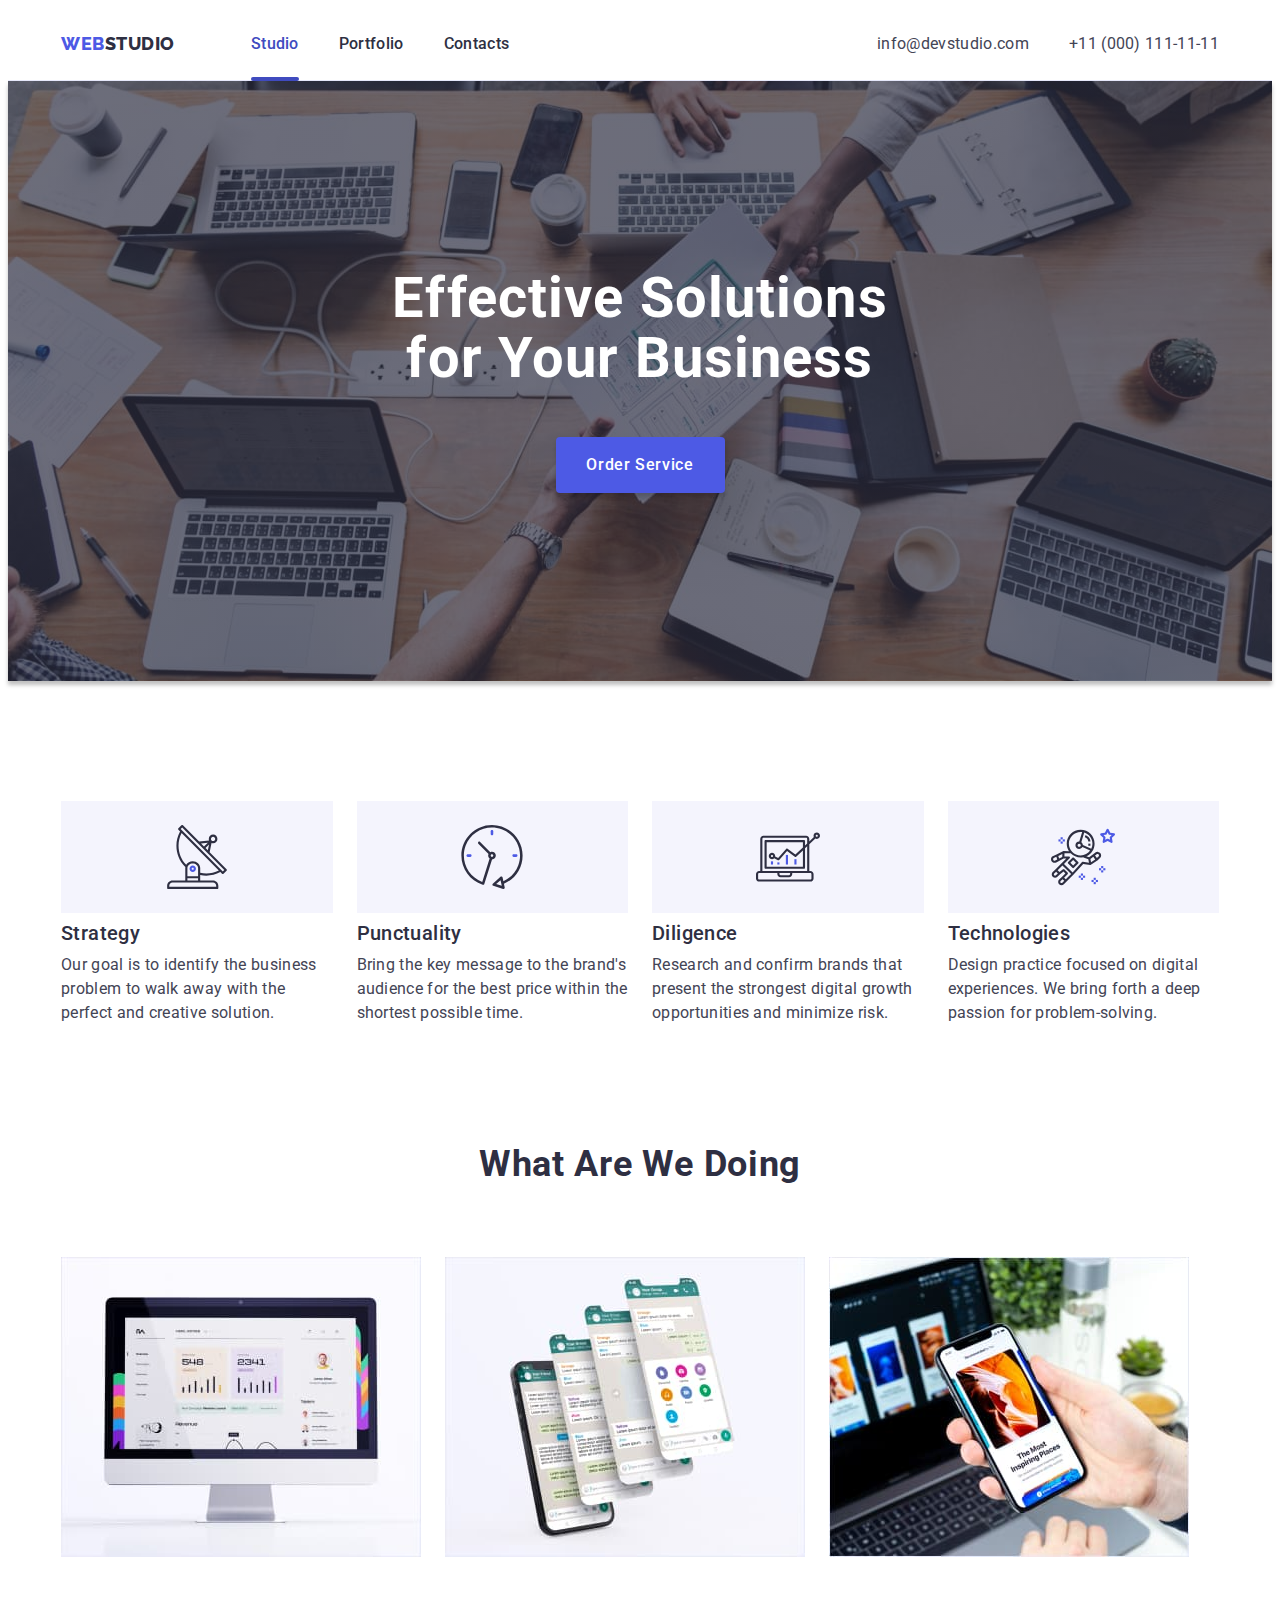
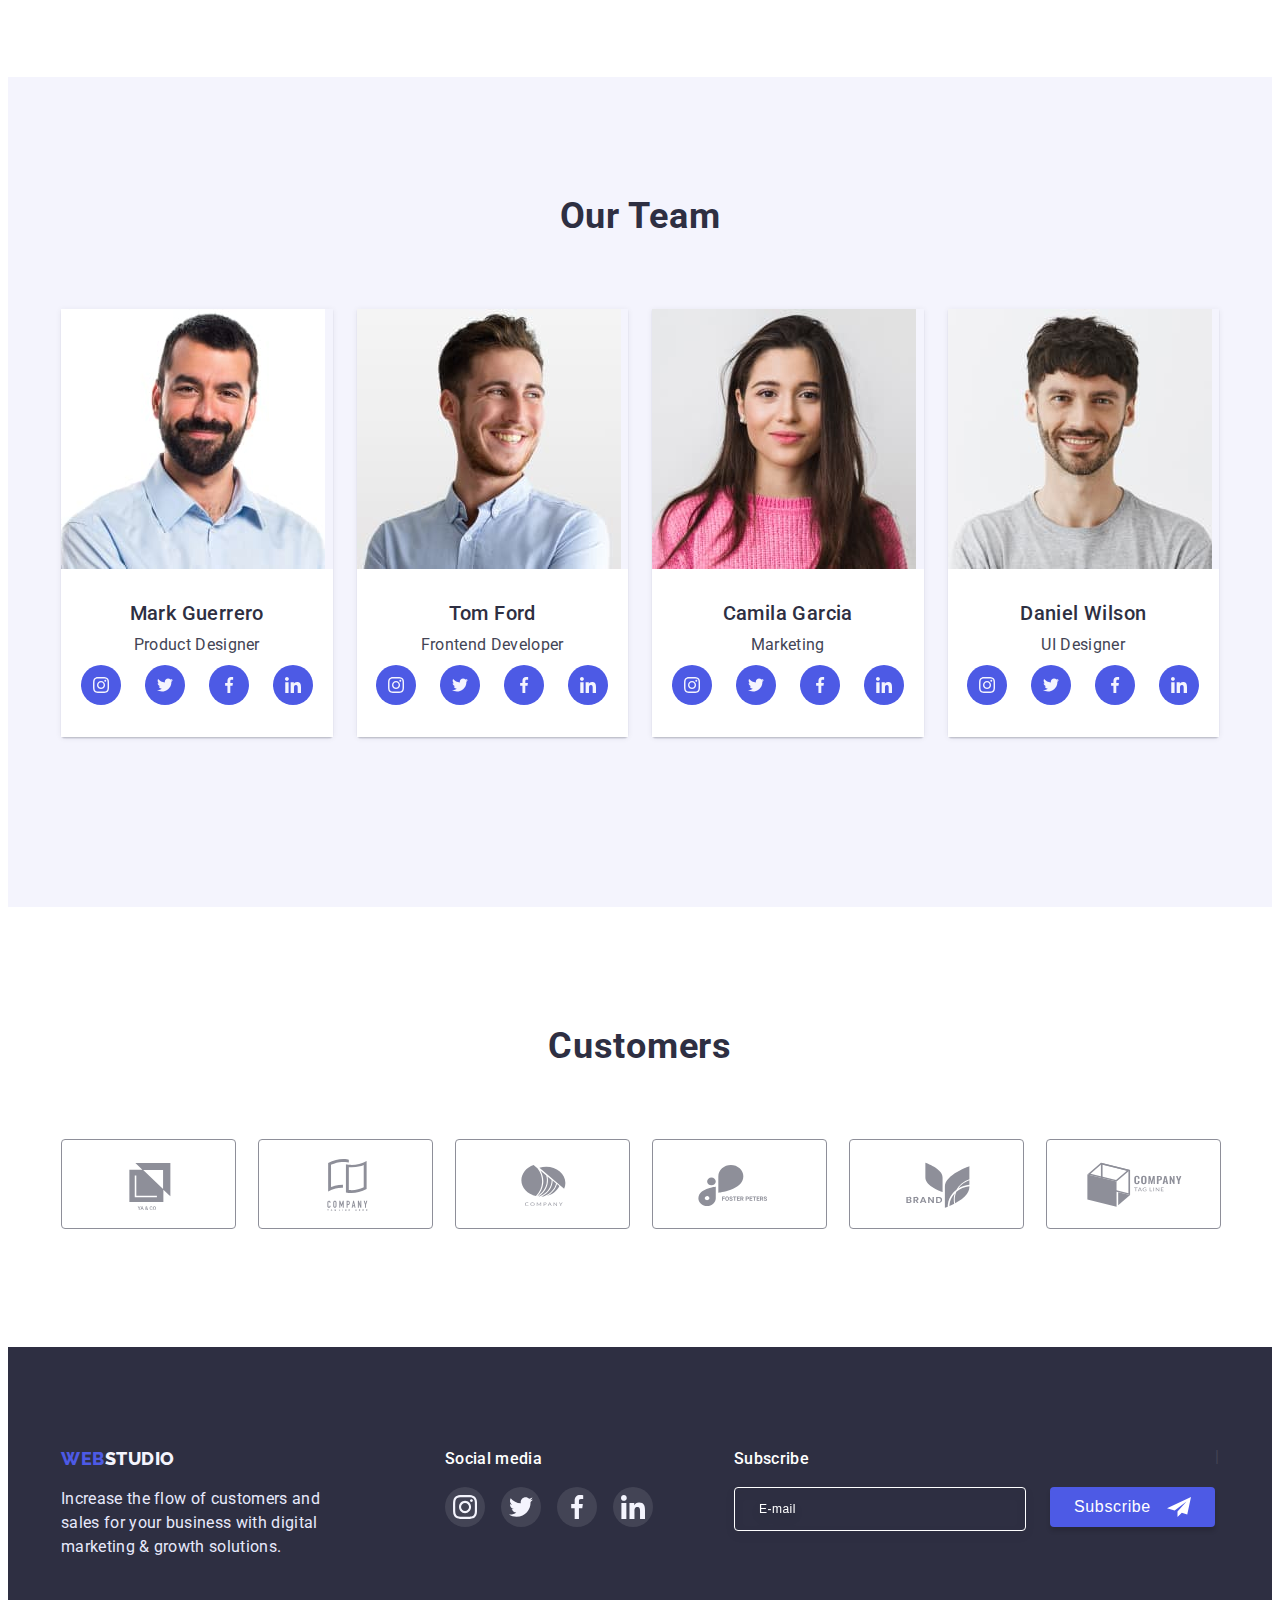
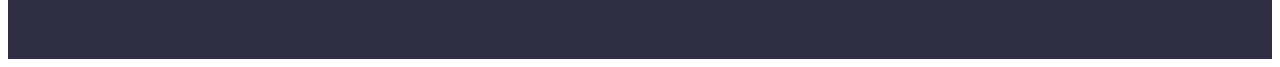
<file: index.html>
<!DOCTYPE html>
<html lang="en">
<head>
  <meta charset="UTF-8">
  <meta http-equiv="X-UA-Compatible" content="IE=edge">
  <meta name="viewport" content="width=device-width, initial-scale=1.0">
  <title>Web Studio</title>
  <link rel="preconnect" href="https://fonts.googleapis.com">
  <link rel="preconnect" href="https://fonts.gstatic.com" crossorigin>
  <link href="https://fonts.googleapis.com/css2?family=Raleway:wght@800&family=Roboto:wght@400;500;700;900&display=swap"
    rel="stylesheet">
  <link rel="stylesheet" href="https://cdnjs.cloudflare.com/ajax/libs/modern-normalize/1.1.0/modern-normalize.min.css" integrity="sha512-wpPYUAdjBVSE4KJnH1VR1HeZfpl1ub8YT/NKx4PuQ5NmX2tKuGu6U/JRp5y+Y8XG2tV+wKQpNHVUX03MfMFn9Q==" crossorigin="anonymous" referrerpolicy="no-referrer" />  
  <link rel="stylesheet" href="./css/styles.css"/>
</head>
<body>
  <!--Header-->
  <header class="header ">
  <div class="header-container container">
    <nav class="header-nav">
      <a class="logo link" href="./index.html">Web<span class="header-logo">Studio</span></a>
      <ul class="header-list list">
        <li class="header-item">
          <a class="header-link link current" href="./index.html">Studio</a>
        </li>
        <li class="header-item">
          <a class="header-link link" href="./portfolio.html">Portfolio</a>
        </li>
        <li class="header-item">
          <a class="header-link link" href="">Contacts</a>
        </li>
      </ul>
    </nav>
    <address class="address">
      <ul class="address-list list">
        <li><a class="address-mail link" href="milto:info@devstudio.com">info@devstudio.com</a></li>
        <li><a class="address-mail link" href="tel:+110001111111">+11 (000) 111-11-11</a></li>
      </ul>
    </address>
  </div>
  </header>

 <!--Main-->

<main>
   <!--hero image-->
  <section class="hero">
    <div class="container">
      <h1 class="hero-title"> Effective Solutions
        for Your Business</h1>
      <button class="modal-btn" data-modal-open type="button">Order Service</button>
    </div>
  </section>

  <!--section 1-->

  <section class="solutions">
    <div class="solutions-container container">
      <h2 hidden class="hidden">Gallery</h2>
      <ul class="solutions-list list">
        <li class="solutions-item">
          <div class="solution-symbol">
            <svg width="64" height="64">
              <use href="./images/icons.svg#icon-antenna"></use>
            </svg>
          </div>
          <h3 class="solutions-item-text">Strategy</h3>
          <p class="solutions-text">Our goal is to identify the business
          problem to walk away with the perfect and creative solution.</p>
        </li>
        <li class="solutions-item">
          <div class="solution-symbol">
            <svg width="64" height="64">
              <use href="./images/icons.svg#icon-clock"></use>
            </svg>
          </div>
          <h3 class="solutions-item-text">Punctuality</h3>
          <p class="solutions-text">Bring the key message to the brand's audience for the best price within the shortest possible time.</p>
        </li>
        <li class="solutions-item">
          <div class="solution-symbol">
            <svg width="64" height="64">
              <use href="./images/icons.svg#icon-diagram"></use>
            </svg>
          </div>
          <h3 class="solutions-item-text">Diligence</h3>
          <p class="solutions-text">Research and confirm brands that present the strongest digital growth opportunities and minimize risk.</p>
        </li>
        <li class="solutions-item">
          <div class="solution-symbol">
            <svg width="64" height="64">
              <use href="./images/icons.svg#icon-astronaut"></use>
            </svg>
          </div>
          <h3 class="solutions-item-text">Technologies</h3>
          <p class="solutions-text">Design practice focused on digital experiences. We bring forth a deep passion for problem-solving.</p>
        </li>
      </ul>
    </div>
    
  </section>

  <!--section 2-->

<section class="doing">
  <div class="doing-container container">
    <h2 class="doing-title">What are we doing</h2>
    <ul class="doing-list list">
      <li class="doing-item"><img src="./images/doing-img-1.jpg" alt="we doing" width="360" height="300"></li>
      <li class="doing-item"><img src="./images/doing-img-2.jpg" alt="we doing" width="360" height="300"></li>
      <li class="doing-item"><img src="./images/doing-img-3.jpg" alt="we doing" width="360" height="300"></li>
    </ul>  
  </div>
  
</section>

 <!--section 3 team-->

<section class="team">
  <div class="team-container container">
    <h2 class="team-title">Our Team</h2>
    <ul class="team-list list">
     <li class="team-item">
       <img src="./images/team-img-1.jpg" alt="team Guerrero" width="264" height="260">
       <div class="team-text">
        <h3 class="team-item-titel">Mark Guerrero</h3>
        <p class="team-item-text">Product Designer</p>
        <ul class="team-soc-list list">
          <li class="team-soc-item"><a href="" class="team-soc-link link">
            <svg width="16" height="16" class="team-soc-icon">
              <use href="./images/icons.svg#icon-instagram">

              </use>
            </svg>
          </a></li>
          <li class="team-soc-item"><a href="" class="team-soc-link link">
            <svg width="16" height="16" class="team-soc-icon">
              <use href="./images/icons.svg#icon-twitter">

              </use>
            </svg>
          </a></li>
          <li class="team-soc-item"><a href="" class="team-soc-link link">
            <svg width="16" height="16" class="team-soc-icon">
              <use href="./images/icons.svg#icon-facebook">

              </use>
            </svg>
          </a></li>
          <li class="team-soc-item"><a href="" class="team-soc-link link">
            <svg width="16" height="16" class="team-soc-icon">
              <use href="./images/icons.svg#icon-linkedin">

              </use>
            </svg>
          </a></li>
        </ul>
      </div>
       
     </li>
     <li class="team-item">
       <img src="./images/team-img-2.jpg" alt="team Ford" width="264" height="260">
       <div class="team-text">
        <h3 class="team-item-titel">Tom Ford</h3>
        <p class="team-item-text">Frontend Developer</p>
        <ul class="team-soc-list list">
          <li class="team-soc-item"><a href="" class="team-soc-link link">
            <svg width="16" height="16" class="team-soc-icon">
              <use href="./images/icons.svg#icon-instagram">

              </use>
            </svg>
          </a></li>
          <li class="team-soc-item"><a href="" class="team-soc-link link">
            <svg width="16" height="16" class="team-soc-icon">
              <use href="./images/icons.svg#icon-twitter">

              </use>
            </svg>
          </a></li>
          <li class="team-soc-item"><a href="" class="team-soc-link link">
            <svg width="16" height="16" class="team-soc-icon">
              <use href="./images/icons.svg#icon-facebook">

              </use>
            </svg>
          </a></li>
          <li class="team-soc-item"><a href="" class="team-soc-link link">
            <svg width="16" height="16" class="team-soc-icon">
              <use href="./images/icons.svg#icon-linkedin">

              </use>
            </svg>
          </a></li>
        </ul>
      </div>
     
    </li>
      <li class="team-item">
      <img src="./images/team-img-3.jpg" alt="team Garcia " width="264" height="260">
      <div class="team-text">
        <h3 class="team-item-titel">Camila Garcia</h3>
        <p class="team-item-text">Marketing</p>
        <ul class="team-soc-list list">
          <li class="team-soc-item"><a href="" class="team-soc-link link">
            <svg width="16" height="16" class="team-soc-icon">
              <use href="./images/icons.svg#icon-instagram">

              </use>
            </svg>
          </a></li>
          <li class="team-soc-item"><a href="" class="team-soc-link link">
            <svg width="16" height="16" class="team-soc-icon">
              <use href="./images/icons.svg#icon-twitter">

              </use>
            </svg>
          </a></li>
          <li class="team-soc-item"><a href="" class="team-soc-link link">
            <svg width="16" height="16" class="team-soc-icon">
              <use href="./images/icons.svg#icon-facebook">

              </use>
            </svg>
          </a></li>
          <li class="team-soc-item"><a href="" class="team-soc-link link">
            <svg width="16" height="16" class="team-soc-icon">
              <use href="./images/icons.svg#icon-linkedin">

              </use>
            </svg>
          </a></li>
        </ul>
      </div>
       
    </li>
      <li class="team-item">
      <img src="./images/team-img-4.jpg" alt="team Wilson " width="264" height="260">
      <div class="team-text">
        <h3 class="team-item-titel">Daniel Wilson</h3>
        <p class="team-item-text">UI Designer</p>
        <ul class="team-soc-list list">
          <li class="team-soc-item"><a href="" class="team-soc-link link">
            <svg width="16" height="16" class="team-soc-icon">
              <use href="./images/icons.svg#icon-instagram">

              </use>
            </svg>
          </a></li>
          <li class="team-soc-item"><a href="" class="team-soc-link link">
            <svg width="16" height="16" class="team-soc-icon">
              <use href="./images/icons.svg#icon-twitter">

              </use>
            </svg>
          </a></li>
          <li class="team-soc-item">
            <a href="" class="team-soc-link link">
            <svg width="16" height="16" class="team-soc-icon">
              <use href="./images/icons.svg#icon-facebook">

              </use>
            </svg>
          </a></li>
          <li class="team-soc-item">
            <a href="" class="team-soc-link link">
            <svg width="16" height="16" class="team-soc-icon">
              <use href="./images/icons.svg#icon-linkedin">

              </use>
            </svg>
          </a></li>
        </ul>
      </div>
      
      </li>
    </ul>
  </div>

</section>
</main>

<!--section 4 customers-->

<section class="customers">
  <div class="customers-container container">
    <h2 class="customers-title">Customers</h2>
      <ul class="customers-list list">
        <li class="customers-company"><a href="" class="customers-link link">
          <svg width="104" height="56" class="customers-icon">
            <use href="./images/icons.svg#icon-Logo1"></use>
          </svg>
        </a></li>
        <li class="customers-company"><a href="" class="customers-link link">
          <svg width="104" height="56" class="customers-icon">
            <use href="./images/icons.svg#icon-Logo2"></use>
          </svg>
        </a></li>
        <li class="customers-company"><a href="" class="customers-link link">
          <svg width="104" height="56" class="customers-icon">
            <use href="./images/icons.svg#icon-Logo3"></use>
          </svg>
        </a></li>
        <li class="customers-company"><a href="" class="customers-link link">
          <svg width="104" height="56" class="customers-icon">
            <use href="./images/icons.svg#icon-Logo4"></use>
          </svg>
        </a></li>
        <li class="customers-company"><a href="" class="customers-link link">
          <svg width="104" height="56" class="customers-icon">
            <use href="./images/icons.svg#icon-Logo5"></use>
          </svg>
        </a></li>
        <li class="customers-company"><a href="" class="customers-link link">
          <svg width="104" height="56" class="customers-icon">
            <use href="./images/icons.svg#icon-Logo6"></use>
          </svg>
        </a></li>
      </ul>
  </div>
</section>



<!--Futer-->

<footer class="footer">
  <div class="container container-main">
    <div class="footer-container">
      <a class="logo link" href="./index.html">Web<span class="footer-logo">Studio</span></a>
      <p class="footer-text">Increase the flow of customers and sales for your business with digital marketing & growth solutions.
      </p>
    </div> 
  
    <div class="footer-soc-wrap">
    <p class="footer-item-title">Social media</p>
    <ul class="footer-soc-list list">
      <li class="footer-soc-item">
        <a href="" class="footer-soc-link" target="_blank" rel="noopener noreferrer nofollow"
          ><svg width="24" height="24" class="footer-soc-icon">
            <use
              href="./images/icons.svg#icon-instagram"
            ></use></svg></a>
      </li>
      <li class="footer-soc-item">
        <a href="" class="footer-soc-link" target="_blank" rel="noopener noreferrer nofollow"
          ><svg width="24" height="24" class="footer-soc-icon">
            <use
              href="./images/icons.svg#icon-twitter"
            ></use>
          </svg></a></li>
            <li class="footer-soc-item">
            <a href="" class="footer-soc-link"
              ><svg width="24" height="24" class="footer-soc-icon">
                <use
                  href="./images/icons.svg#icon-facebook"
                ></use></svg></a>
          </li>
          <li class="footer-soc-item">
            <a href="" class="footer-soc-link" 
              ><svg width="24" height="24" class="footer-soc-icon">
                <use
                  href="./images/icons.svg#icon-linkedin"
                ></use>
              </svg>
            </a>
          </li>
      </ul>
    </div>
    <div class="container-email">
      <p class="subscribe-text">Subscribe</p>
      <form class="subscribe-form">
        <label class="subscribe-lebel" for="e-mail"></label>

        <input
          class="subscribe-input"
          type="text"
          name="e-mail"
          id="e-mail"
          placeholder="E-mail"
        />
        <button class="email-btn" type="submit">
          Subscribe
          <svg class="email-icon" width="24" height="24">
            <use href="./images/icons.svg#icon-frame"></use>
          </svg>
        </button>
      </form>
    </div>|
  </div>
</footer>
<div class="backdrop is-hidden" data-modal>
  <div class="modal">
    <button type="button" data-modal-close class="modal-close">
      <svg width="8" height="8" class="modal-close-icon">
        <use href="./images/icons.svg#icon-close-black"></use>
      </svg>
    </button>
    <p class="modal-title">Leave your contacts and we will call you back</p>
    <form class="form-modal">
      <div class="modal-field">
        <label class="lebel-text" for="user-name">Name</label>
        <div class="icon-wrap">
          <input
            class="modal-input"
            type="text"
            placeholder=""
            name="user-name"
            required
            id="user-name"
          />
          <svg class="input-icon" width="18" height="18">
            <use href="./images/icons.svg#icon-person-black"></use>
          </svg>
        </div>
      </div>
      <div class="modal-field">
        <label class="lebel-text" for="user-phone">Phone</label>
        <div class="icon-wrap">
          <input
            class="modal-input"
            type="tel"
            placeholder=""
            name="user-phone"
            title="+380 (00) 000 00 00"
            required
            id="user-phone"
          />
          <svg class="input-icon" width="18" height="24">
            <use href="./images/icons.svg#icon-phone-black"></use>
          </svg>
        </div>
      </div>

      <div class="modal-field">
        <label class="lebel-text" for="user-email">Email</label>
        <div class="icon-wrap">
          <input
            class="modal-input"
            type="email"
            placeholder=""
            name="user-email"
            required
            id="user-email"
          />
          <svg class="input-icon" width="18" height="24">
            <use href="./images/icons.svg#icon-email-black"></use>
          </svg>
        </div>
      </div>
      <div class="">
        <label class="lebel-text" for="user-comment">Comment</label>
        <textarea
          name="user-comment"
          id="user-comment"
          placeholder="Text input"
          class="textarea"
        ></textarea>
      </div>
      <div class="checkbox-field">
        <input
          class="modal-check hidden"
          type="checkbox"
          name="user-privacy"
          id="user-privacy"
          value="true"
        />
        <label class="check-text" for="user-privacy"
          ><span
            ><svg class="" width="10" height="8">
              <use href="./images/icons.svg#icon-vector"></use>
            </svg>
          </span>
          I accept the terms and conditions of the<a
            class="check-link"
            href="#"
            >Privacy Policy</a
          ></label
        >
      </div>
      <button class="form-btn" type="submit">Send</button>
    </form>
  </div>
</div>
<script src="https://unpkg.com/aos@2.3.1/dist/aos.js"></script>
<script>
  AOS.init();
</script>
<script src="./js/modal.js"></script>
</body>
</html>
</file>
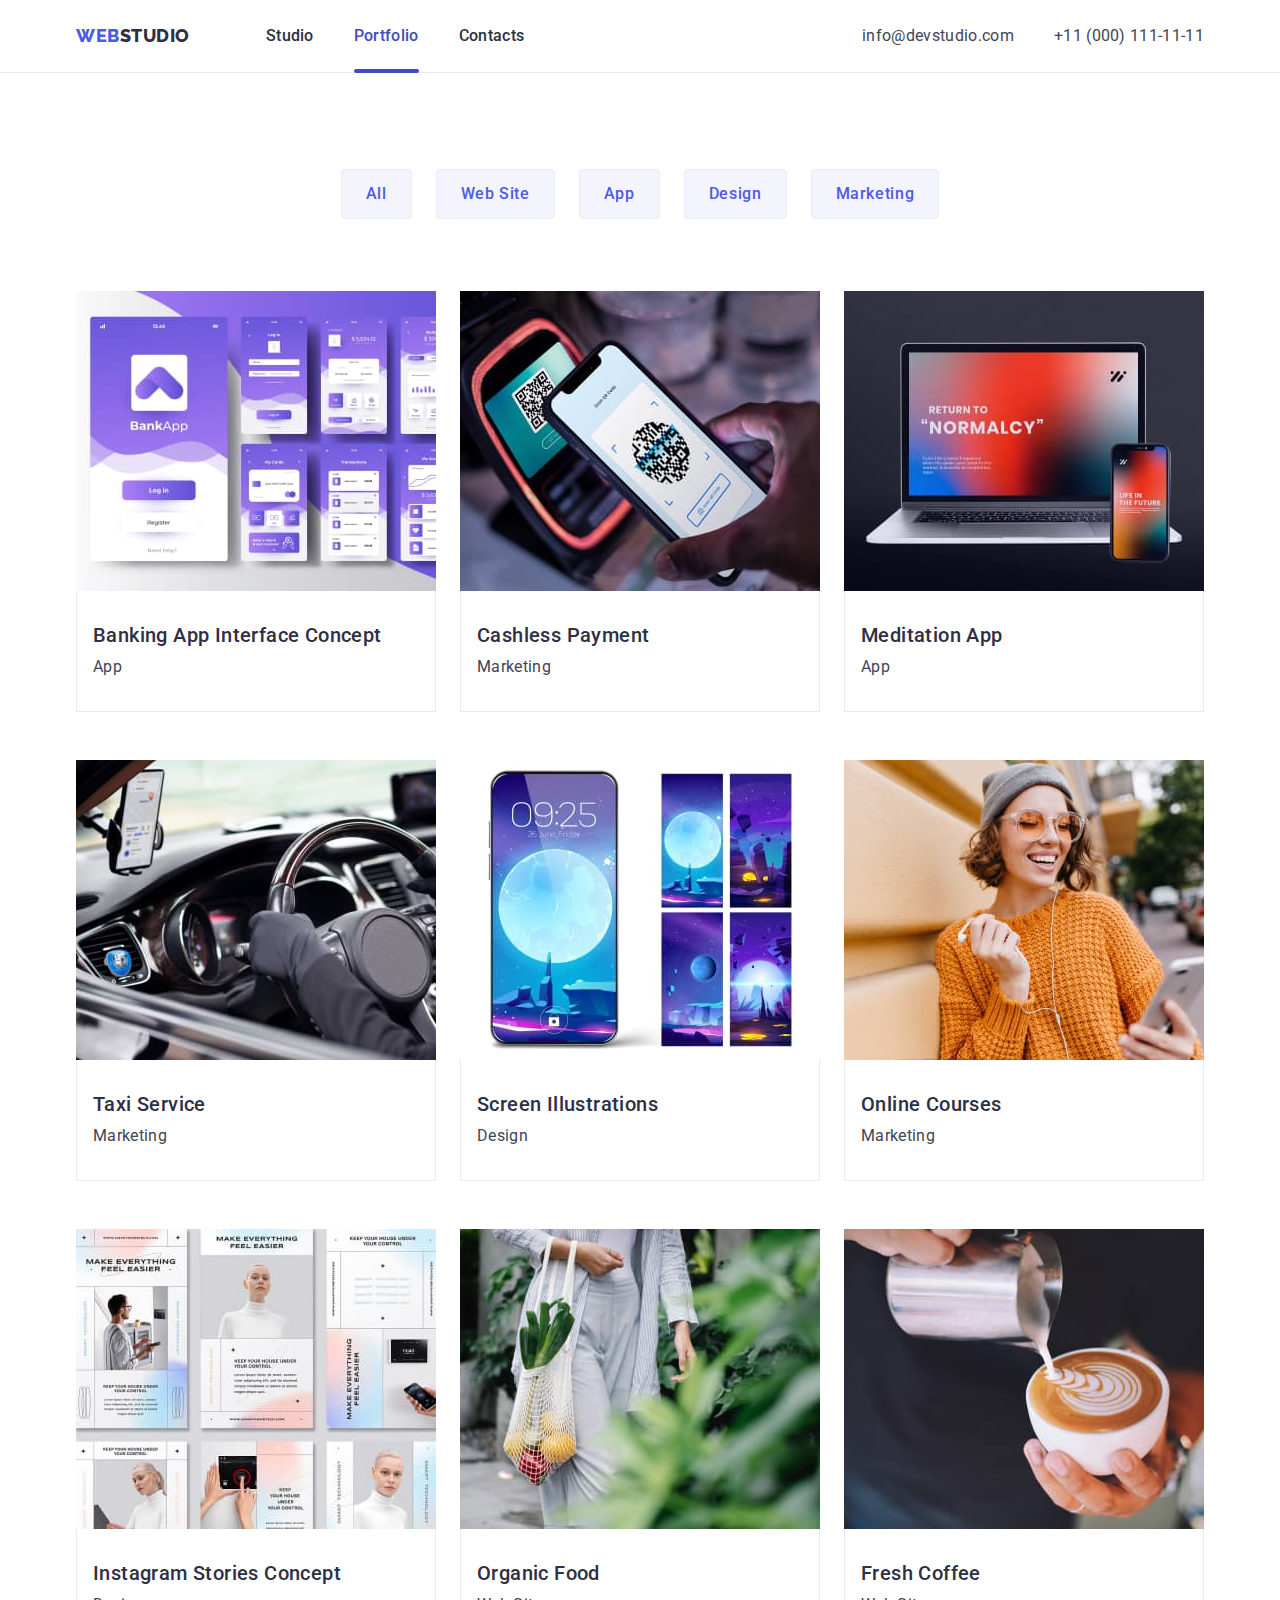
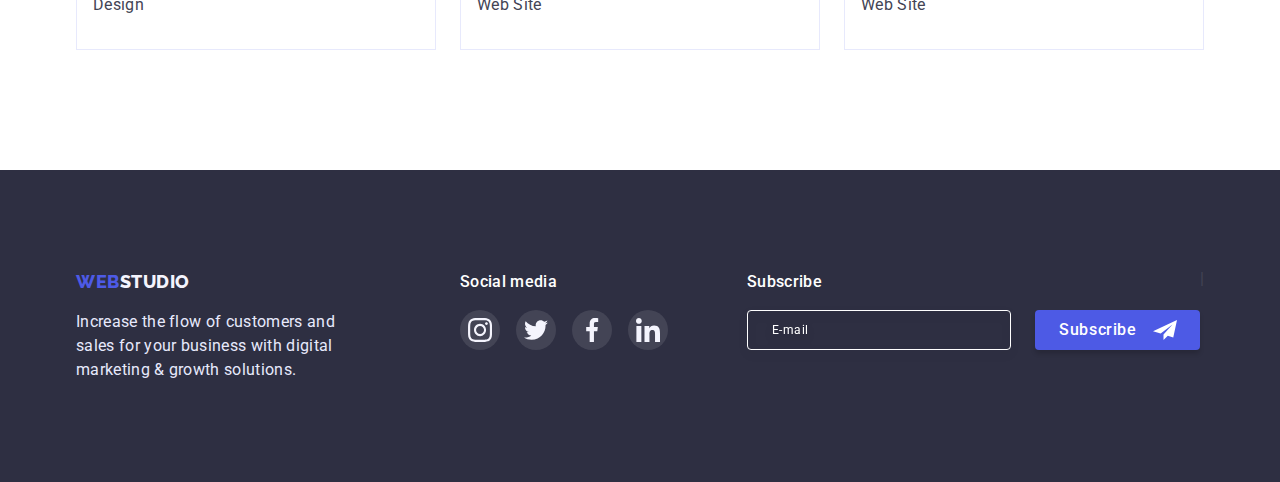
<file: portfolio.html>
<!DOCTYPE html>
<html lang="en">

<head>
    <meta charset="UTF-8" />
    <meta http-equiv="X-UA-Compatible" content="IE=edge" />
    <meta name="viewport" content="width=device-width, initial-scale=1.0" />
    <title>Portfolio</title>
    <link rel="preconnect" href="https://fonts.googleapis.com" />
    <link rel="preconnect" href="https://fonts.gstatic.com" crossorigin />
    <link
        href="https://fonts.googleapis.com/css2?family=Raleway:wght@800&family=Roboto:wght@400;500;700;900&display=swap"
        rel="stylesheet" />
<link rel="stylesheet" href="https://cdnjs.cloudflare.com/ajax/libs/modern-normalize/1.0.0/modern-normalize.min.css" />
<link rel="stylesheet" href="./css/styles.css" />
</head>

<body class="body">

    <!--Header-->

<header class="header">
    <div class="header-container container">
        <nav class="header-nav">
            <a class="logo link" href="./index.html">Web<span class="header-logo">Studio</span></a>
            <ul class="header-list list">
    
                <li class="header-item">
                    <a class="header-link link" href="./index.html">Studio</a>
                </li>
                <li class="header-item">
                    <a class="header-link link current" href="./portfolio.html">Portfolio</a>
                </li>
                <li class="header-item">
                    <a class="header-link link" href="">Contacts</a>
                </li>
    
            </ul>
        </nav>
        <address class="address">
            <ul class="address-list list">
                <li><a class="address-mail link" href="milto:info@devstudio.com">info@devstudio.com</a></li>
                <li><a class="address-mail link" href="tel:+110001111111">+11 (000) 111-11-11</a></li>
            </ul>
        </address>
    </div>
</header>

<!--Main-->

<main>

    <!--Filters-->

    <section class="hero-none">
        <div class="portfolio-container container">
            <h1 hidden class="hidden">buttos</h1>
            <ul class="hero-list list">
                    <li class="hero-btn">
                        <button class="hero-btn-list button" type="button">All</button>
                    </li>
                    <li class="hero-btn">
                        <button class="hero-btn-list button" type="button">Web Site</button>
                    </li>
                    <li class="hero-btn">
                        <button class="hero-btn-list button" type="button">App</button>
                    </li>
                    <li class="hero-btn">
                        <button class="hero-btn-list button" type="button">Design</button>
                    </li>
                    <li class="hero-btn">
                        <button class="hero-btn-list button" type="button">Marketing</button>
                    </li>
                </ul>
                <ul class="title-list list">
                    <li class="title-item">
                      <div class="title-top-wrap">
                        <a class="link link-shadow" href=""><img class="title-img" src="./images/app-img-1.jpg" alt="app" width="360" height="300" />
                        <p class="title-cover-text">14 Stylish and User-Friendly App Design Concepts · Task Manager App · Calorie Tracker App · Exotic Fruit Ecommerce App · Cloud Storage App</p>
                      </div>
                        <div class="title-img-text"> 
                              <h2 class="title-about">Banking App Interface Concept</h2>
                            <p class="title-text">App</p>
                        </div>
                        </a>
                    </li>
                    <li class="title-item">
                      <div class="title-top-wrap">
                        <a class="link link-shadow" href=""><img class="title-img" src="./images/marketing-img-1.jpg" alt="apps" width="360" height="300" />
                        <p class="title-cover-text">14 Stylish and User-Friendly App Design Concepts · Task Manager App · Calorie Tracker App · Exotic Fruit Ecommerce App · Cloud Storage App</p>
                      </div>
                        
                            <div class="title-img-text">
                                <h2 class="title-about">Cashless Payment</h2>
                                <p class="title-text">Marketing</p>
                            </div>
                          </a>
                    </li>
                    <li class="title-item">
                      <div class="title-top-wrap">
                        <a class="link link-shadow" href=""><img class="title-img" src="./images/app-img-2.jpg" alt="apps" width="360" height="300" />
                        <p class="title-cover-text">14 Stylish and User-Friendly App Design Concepts · Task Manager App · Calorie Tracker App · Exotic Fruit Ecommerce App · Cloud Storage App</p>
                      </div>
                        
                          <div class="title-img-text">
                            <h2 class="title-about">Meditation App</h2>
                            <p class="title-text">App</p>
                          </div>
                        </a>
                    </li>              
                    <li class="title-item">
                      <div class="title-top-wrap">
                        <a class="link link-shadow" href="">
                          <img class="title-img" src="./images/marketing-img-2.jpg" alt="marketing" width="360" height="300" />
                        <p class="title-cover-text">14 Stylish and User-Friendly App Design Concepts · Task Manager App · Calorie Tracker App · Exotic Fruit Ecommerce App · Cloud Storage App</p>
                      </div>
                        
                          <div class="title-img-text">
                            <h2 class="title-about">Taxi Service</h2>
                            <p class="title-text">Marketing</p>
                          </div>
                        </a>
                    </li>
                    <li class="title-item">
                      <div class="title-top-wrap">
                        <a class="link link-shadow" href="">
                          <img class="title-img" src="./images/design-img-1.jpg" alt="marketing" width="360" height="300" />
                        <p class="title-cover-text">14 Stylish and User-Friendly App Design Concepts · Task Manager App · Calorie Tracker App · Exotic Fruit Ecommerce App · Cloud Storage App</p>
                      </div>
                        
                          <div class="title-img-text">
                            <h2 class="title-about">Screen Illustrations</h2>
                            <p class="title-text">Design</p>
                          </div>
                        </a>
                    </li>
                    <li class="title-item">
                      <div class="title-top-wrap">
                        <a class="link link-shadow" href=""><img class="title-img" src="./images/marketing-img-3.jpg" alt="marketing" width="360" height="300" />
                        <p class="title-cover-text">14 Stylish and User-Friendly App Design Concepts · Task Manager App · Calorie Tracker App · Exotic Fruit Ecommerce App · Cloud Storage App</p>
                      </div>
                        
                          <div class="title-img-text">
                            <h2 class="title-about">Online Courses</h2>
                            <p class="title-text">Marketing</p>
                          </div>
                        </a>
                    </li>
                    <li class="title-item">
                      <div class="title-top-wrap">
                        <a class="link link-shadow" href=""><img class="title-img" src="./images/design-img-2.jpg" alt="sites" width="360" height="300" />
                        <p class="title-cover-text">14 Stylish and User-Friendly App Design Concepts · Task Manager App · Calorie Tracker App · Exotic Fruit Ecommerce App · Cloud Storage App</p>
                      </div>
                        
                      <div class="title-img-text">
                        <h2 class="title-about">Instagram Stories Concept</h2>
                        <p class="title-text">Design</p>
                      </div>
                        </a>
                    </li>
                    <li class="title-item">
                      <div class="title-top-wrap">
                        <a class="link link-shadow" href=""><img class="title-img" src="./images/site-img-1.jpg" alt="sites" width="360" height="300" />
                        <p class="title-cover-text">14 Stylish and User-Friendly App Design Concepts · Task Manager App · Calorie Tracker App · Exotic Fruit Ecommerce App · Cloud Storage App</p>
                      </div>
                        
                    <div class="title-img-text">
                        <h2 class="title-about">Organic Food</h2>
                        <p class="title-text">Web Site</p>
                    </div>
                        </a>
                    </li>
                    <li class="title-item">
                      <div class="title-top-wrap">
                        <a class="link link-shadow" href=""><img class="title-img" src="./images/site-img-2.jpg" alt="sites" width="360" height="300" />
                        <p class="title-cover-text">14 Stylish and User-Friendly App Design Concepts · Task Manager App · Calorie Tracker App · Exotic Fruit Ecommerce App · Cloud Storage App</p>
                      </div>
                            <div class="title-img-text">
                                <h2 class="title-about">Fresh Coffee</h2>
                            <p class="title-text">Web Site</p>
                            </div>
                        </a>
                    </li>
                </ul>
        </div>
    </section>
</main>
<footer class="footer">
    <div class="container container-main">
      <div class="footer-container">
        <a class="logo link" href="./index.html">Web<span class="footer-logo">Studio</span></a>
        <p class="footer-text">Increase the flow of customers and sales for your business with digital marketing & growth solutions.
        </p>
      </div> 
    
      <div class="footer-soc-wrap">
      <h3 class="footer-item-title">Social media</h3>
      <ul class="footer-soc-list list">
        <li class="footer-soc-item">
          <a href="" class="footer-soc-link" target="_blank" rel="noopener noreferrer nofollow"
            ><svg width="24" height="24" class="footer-soc-icon">
              <use
                href="./images/icons.svg#icon-instagram"
              ></use></svg></a>
        </li>
        <li class="footer-soc-item">
          <a href="" class="footer-soc-link" target="_blank" rel="noopener noreferrer nofollow"
            ><svg width="24" height="24" class="footer-soc-icon">
              <use
                href="./images/icons.svg#icon-twitter"
              ></use>
            </svg></a></li>
              <li class="footer-soc-item">
              <a href="" class="footer-soc-link"
                ><svg width="24" height="24" class="footer-soc-icon">
                  <use
                    href="./images/icons.svg#icon-facebook"
                  ></use></svg></a>
            </li>
            <li class="footer-soc-item">
              <a href="" class="footer-soc-link" 
                ><svg width="24" height="24" class="footer-soc-icon">
                  <use
                    href="./images/icons.svg#icon-linkedin"
                  ></use>
                </svg>
              </a>
            </li>
        </ul>
      </div>

      <div class="container-email">
        <p class="subscribe-text">Subscribe</p>
        <form class="subscribe-form">
          <label class="subscribe-lebel" for="e-mail"></label>
  
          <input
            class="subscribe-input"
            type="text"
            name="e-mail"
            id="e-mail"
            placeholder="E-mail"
          />
          <button class="email-btn" type="submit">
            Subscribe
            <svg class="email-icon" width="24" height="24">
              <use href="./images/icons.svg#icon-frame"></use>
            </svg>
          </button>
        </form>
      </div>|
    </div>
  </footer>
</body>

</html>
</file>
<file: css/styles.css>
body {
    font-family: 'Roboto', sans-serif;
    color: var(--address-title-color);
}
:root {
    --main-title-color: #ffffff;
    --address-title-color: #434455;
    --paragraph-title-font-family: 'Roboto', sans-serif;
    --color-cloud: #f4f4fd;
    --color-ocean: #404bbf;
    --color-iris: #4d5ae5;
    --color-grey: #2e2f42;
    --color-cornflower: #e7e9fc;
    --color-light-slate: #8e8f99;
    --color-green: #31d0aa;
    --transition-func: 250ms cubic-bezier(0.4, 0, 0.2, 1);
}

p,
h1,
h2,
h3,
h4,
h5,
h6 {
  margin: 0;
}

ul {
    padding-left: 0;
    margin: 0;
  }

button {
    cursor: pointer;
  }
  
address {
    font-style: normal;
  }

.container {
    width: 1158px;
    padding-left: 15px;
    padding-right: 15px;
    margin-left: auto;
    margin-right: auto;
    }  

img{
    display: block;
}

.link {
    text-decoration: none;
    display: block;
}
.list {
    list-style: none;
}

/*------------- logo ---------------*/

.logo {
    font-weight: 800;
    font-family: 'Raleway', sans-serif;
    font-size: 18px;
    line-height: 1.17;
    letter-spacing: 0.03em;
    text-transform: uppercase;
    color: var(--color-iris); 
}

.header-logo {
    font-weight: 800;
    font-size: 18px;
    line-height: 1.33;
    letter-spacing: 0.03em;
    text-transform: uppercase;
    color: var(--color-grey);
    margin-right: 76px;
}

.address {
    font-style: normal
}

.address-list {
    display: flex;
    gap: 40px;  
}

/*------------- header ---------------*/

.header-list {
    display: flex;
    align-items: center;
    gap: 40px;
  }

.header-nav {
    display: flex;
    margin-right: auto;
}  
.header {
    border-bottom: 1px solid var(--color-cornflower);
}

.header-container {
    padding-top: 24px;
    padding-bottom: 24px;
    display: flex;
    align-items: center;
    background-color:var(--main-title-color);
  }

.header-link {
    display: block;
    position: relative;
    font-weight: 500;
    font-size: 16px;
    line-height: 1.5;
    letter-spacing: 0.02em;
    color: var(--color-grey);
    transition: var(--transition-func);
  
}

.header-link:is(:hover,
:focus, :active) {
    color: var(--color-ocean);
}

.header-link.current {
    color: var(--color-ocean);
  }

.current::after {
    content: "";
    position: absolute;
    width: 100%;
    height: 4px;
    left: 0px;
    bottom: 0;
    top: 45px;
    display: block;
    background-color: var(--color-ocean);
    border-radius: 2px;
}

.address-mail:is(:hover,
    :focus, :active) {
    color: var(--color-ocean);
    transition: color 250ms;
  transition-timing-function: cubic-bezier(0.4, 0, 0.2, 1);
}

.address-mail {
        font-weight: 400;
        font-size: 16px;
        line-height: 1.5;
        letter-spacing: 0.02em;
        color: var(--address-title-color);
}

.header-logo {
font-family: 'Raleway', sans-serif;
}
/*------------- solutios ---------------*/
.hero {
    padding-top: 188px;
    padding-bottom: 188px;
    background-color: var(--color-grey);
    box-shadow: 0px 4px 4px rgba(0, 0, 0, 0.25);
    background-image: linear-gradient(
        rgba(46, 47, 66, 0.7),
        rgba(46, 47, 66, 0.7)
    ), url(../images/people-office\ 1.jpg);
    background-repeat: no-repeat;
    background-position: center;
    background-size: cover;
    max-width: 1440px;
    margin-left: auto;
    margin-right: auto;
}


  
.hero-container {
    margin: 0px auto;
  }



.solutions-list {
    display: flex;
    gap: 24px;
}  

.solutions-item {
    width: calc((100% - 72px) / 4);
}

.solution-symbol {
    display: flex;
    height: 112px;
    background-color: var(--color-cloud);
    margin-bottom: 8px;
    align-items: center;
    justify-content: center;
}


    


.hero-title {
    font-weight: 700;
        font-size: 56px;
        line-height: 1.07;
        text-align: center;
        letter-spacing: 0.02em;
        color: var(--main-title-color);
        max-width: 496px;
        margin-left: auto;
        margin-right: auto;
        margin-bottom: 48px;
}
.modal-btn {
    min-width: 169px;
    height: 56px;
    font-family: inherit;
    font-weight: 500;
    font-size: 16px;
    line-height: 1.5;   
    display: block;    
    letter-spacing: 0.04em;
    color: var(--main-title-color);
    cursor: pointer;
    background: var(--color-iris);
    box-shadow: 0px 4px 4px rgba(0, 0, 0, 0.15);
    border-radius: 4px;
    border: none;
    margin: 0 auto; 
    transition: background var(--transition-func);
}

  .modal-btn:hover,
  .modal-btn:focus {
    color: var(--main-title-color);
    background: var(--color-ocean);
  }

.button:is(:hover, :focus, :active) {
    color: var(--main-title-color);
    background: var(--color-ocean);
}

.hero-none {
    padding-top: 96px;
    padding-bottom: 120px;
}
 
.hero-btn-list {
    font-family: var(--paragraph-title-font-family);
    font-style: normal;
    font-weight: 500;
    font-size: 16px;
    line-height: 1.5;
    display: flex;
    align-items: center;
    text-align: center;
    letter-spacing: 0.04em;
    color: var(--color-iris);
    background: var(--color-cloud);
    cursor: pointer;
    display: flex;
    flex-direction: row;
    justify-content: center;
    align-items: center;
    border-radius: 4px;
    padding: 12px 24px;
    border: 1px solid var(--color-cornflower);
    transition: background var(--transition-func), color var(--transition-func), border-color var(--transition-func), box-shadow var(--transition-func);
}

.solutions {
    padding-top: 120px;
    padding-bottom: 120px;
}

.solutions-item-text {
    font-weight: 500;
        font-size: 20px;
        line-height: 1.2;
        letter-spacing: 0.02em;
        color: var(--color-grey);
        margin-bottom: 8px;
}

.solutions-text {
    font-weight: 400;
        font-size: 16px;
        line-height: 1.5;
        letter-spacing: 0.02em;
        color: var(--address-title-color);
}
/*------------- doing ---------------*/
.doing {
    padding-bottom: 120px;
}
.doing-list {
    display: flex;
    gap: 24px;
}

.doing-title {
    font-weight: 700;
    font-size: 36px;
    line-height: 1.11;
    text-align: center;
    letter-spacing: 0.02em;
    text-transform: capitalize;
    color: var(--color-grey);
    margin-bottom: 72px;
}
/*------------- team ---------------*/

.team {
    padding-top: 120px;
    padding-bottom: 170px;
    background-color: var(--color-cloud);
}

.team-title {
    font-weight: 700;
    font-size: 36px;
    line-height: 1.11;
    text-align: center;
    letter-spacing: 0.02em;
    text-transform: capitalize;
    color: var(--color-grey);
    margin-bottom: 72px;
}

.customers-title {
font-weight: 700;
font-size: 36px;
line-height: 1.11;
text-align: center;
letter-spacing: 0.02em;
text-transform: capitalize;
color: var(--color-grey);
margin-bottom: 72px;
}

.team-list {
    display: flex;
    gap: 24px;
}

.team-text {
    padding-top: 32px;
    padding-bottom: 32px;
    background-color: var(--main-title-color);
}

.team-item {
    width: calc((100% - 72px) / 3);
  box-shadow: 0px 1px 6px rgba(46, 47, 66, 0.08),
    0px 1px 1px rgba(46, 47, 66, 0.16), 0px 2px 1px rgba(46, 47, 66, 0.08);
  border-radius: 0px 0px 4px 4px; 
}

.team-item-titel {
    font-weight: 500;
        font-size: 20px;
        line-height: 1.2;
        text-align: center;
        letter-spacing: 0.02em;
        color: var(--color-grey);
        margin-bottom: 8px;
}

.team-item-text {font-weight: 400;
    font-size: 16px;
    line-height: 1.5;
    text-align: center;
    letter-spacing: 0.02em;
    color: var(--address-title-color);
    margin-bottom: 8px;
}

.team-soc-list {
    display: flex;
    justify-content: center;
    gap: 24px;
}

.team-soc-item {
    width: 40px;
    height: 40px;

}
.team-soc-link {
    width: 100%;
    height: 100%;
    border-radius: 50%;
    background-color: var(--color-iris);
    display: flex;
    align-items: center;
    justify-content: center;
    transition: background-color var(--transition-func)

}

.team-soc-icon {
    
}

.team-soc-link:is(:hover, :focus) {
 background-color: var(--color-ocean);
}

/*-------------customers--------------*/

.customers {
    padding-top: 120px;
    padding-bottom: 120px;
}

.customers-container {

}

.customers-title {
    
    margin-bottom: 72px;
}
.customers-list {
  display: flex;
  justify-content: center;
  gap: 24px;
}

.customers-name {
    
}

.customers-company {
    width: calc((100% - 120px) / 6);
    height: 88px;
    color: var();
}

.customers-link {
    width: 100%;
    height: 100%;
    display: flex;
    align-items: center;
    justify-content: center;
    border: 1px solid var(--color-light-slate);
    border-radius: 4px;
    color: var(--color-light-slate)
}

.customers-icon {
    fill: currentColor;
    transition: fill var(--transition-func);
}

.customers-link:hover,
.customers-link:focus {
    border: 1px solid var(--color-ocean);
}

.customers-link:focus .customers-icon,
.customers-link:hover .customers-icon  {
    fill: var(--color-ocean);
}
/*------------- title ---------------*/


.title-img-text {
    background-color: var(--main-title-color);
    border-left: 1px solid var(--color-cornflower); 
    border-right: 1px solid var(--color-cornflower); 
    border-bottom: 1px solid var(--color-cornflower);
    padding-top: 32px;
    padding-bottom: 32px;
    padding-left: 16px;
    padding-right: 16px;
}

.title-img {
   
 
    }

.link-shadow:hover {
    box-shadow: 0px 1px 6px rgba(46, 47, 66, 0.08),
    0px 1px 1px rgba(46, 47, 66, 0.16), 0px 2px 1px rgba(46, 47, 66, 0.08); 
}

.title-item:hover .title-cover-text {
    transform: translateY(0%);
    transition: transform 300ms linear;
  }

.title-top-wrap {  
    position: relative;
    overflow: hidden;
  }

.title-cover-text {
    position: absolute;
    top: 0;
    left: 0;
    font-weight: 400;
    font-size: 16px;
    line-height: 1.5;
    letter-spacing: 0.02em;
    padding-top: 40px;
    padding-left: 32px;
    padding-right: 32px;
    color: #f4f4fd;
    background: #4d5ae5;
    height: 100%;
    width: 100%;
    transform: translateY(100%);
  }
  

.portfolio-container {
    
  } 

  .portfolio-modal-btn {
    font-family: "Roboto", sans-serif;
    font-style: normal;
    font-weight: 500;
    font-size: 16px;
    line-height: 1.5;
    letter-spacing: 0.04em;
    color: #4d5ae5;
    background-color: #f4f4fd;
    border: 1px solid #e7e9fc;
    border-radius: 4px;
    cursor: pointer;
    margin: 0 auto;
    padding: 12px 24px;
    transition: background var(--transition-func);
  }
  
  .portfolio-modal-btn:hover,
  .portfolio-modal-btn:focus {
    color: #ffffff;
    background-color: #404bbf;
    box-shadow: 0px 3px 1px rgba(0, 0, 0, 0.1), 0px 2px 1px rgba(0, 0, 0, 0.08),
      0px 2px 2px rgba(0, 0, 0, 0.12);
  }

.title-about {
    font-weight: 500;
    font-size: 20px;
    line-height: 1.2;
    letter-spacing: 0.02em;
    color: var(--color-grey);
    margin-bottom: 8px;
    
}

.title-text {
    font-weight: 400;
    font-size: 16px;
    line-height: 1.5;
    letter-spacing: 0.02em;
    color: var(--address-title-color);
}

.title-item {
    width: calc((100% - 48px) / 3);
}

.title-top-wrap {
    position: relative;
    overflow: hidden;
  }

.title-list {
  display: flex;
  flex-wrap: wrap;
  gap: 48px 24px;
}




/*------------- filters---------------*/
.hero-list {
  margin-bottom: 72px;
  display: flex;
  justify-content: center;
  gap: 24px;
}

.hero-list .hero-btn-list:hover,
.hero-list .hero-btn-list:focus {
    color: var(--main-title-color);background-color: var(--color-ocean);
    box-shadow: 0px 3px 1px rgba(0, 0, 0, 0.1), 0px 2px 1px rgba(0, 0, 0, 0.08),
    0px 2px 2px rgba(0, 0, 0, 0.12);border-color:var(--color-ocean) ;
}   
    
.hero-list :last-child {margin-right: 0px;}
    
.hidden {
    position: absolute;
    width: 1px;
    height: 1px;
    margin: -1px;
    border: 0;
    padding: 0;
    white-space: nowrap;
    clip-path: inset(100%);
    clip: rect(0 0 0 0);
    overflow: hidden;
}

/*------------- footer ---------------*/

.footer-container {
    max-width: 264px;
    display: inline-block;
}

.container-main {
    display: flex;
}


.footer-logo {
    font-weight: 800;
    font-size: 18px;
    line-height: 1.33;
    letter-spacing: 0.03em;
    text-transform: uppercase;
    color: var(--color-cloud);
}

.footer-text {
    font-weight: 400;
    font-size: 16px;
    line-height: 1.5;
    letter-spacing: 0.02em;
    color: var(--color-cornflower);
    margin-top: 16px;
}

.footer {
    padding-top: 100px;
    padding-bottom: 100px;
    background-color: var(--color-grey);
}

.footer-item-title {
    font-weight: 500;
  font-size: 16px;
  line-height: 1.5;
  letter-spacing: 0.02em; 
  color: var(--main-title-color);
  text-align: left; 
  margin-bottom: 16px;
}

.footer-soc-list {
    display: flex;
    gap: 16px;
    justify-content: center;
}

.footer-soc-item {
    width: 40px;
    height: 40px;
    
    }

.footer-soc-link {
    width: 100%;
    height: 100%;
    border-radius: 50%;
    background-color: rgba(255, 255, 255, 0.1);
    display: flex;
    align-items: center;
    justify-content: center;
    fill: var(--color-cloud);
    transition: background-color var(--transition-func);
}

.footer-soc-link:is(:hover, :focus) {
    background-color: var(--color-green);

}

.footer-soc-wrap {
margin-left: 120px;
}
/*--Footer-Subscribe--*/

.container-email {
    margin-left: auto;
  }
  .subscribe-text {
    display: block;
    font-weight: 500;
    font-size: 16px;
    line-height: 1.5;
    letter-spacing: 0.02em;
    color: var(--main-title-color);
    margin-bottom: 16px;
  }
  .subscribe-form {
    display: flex;
  }
  
  .subscribe-input {
    width: 264px;
    height: 40px;
    font-weight: 400;
    font-size: 12px;
    line-height: 2;
    display: flex;
    align-items: center;
    letter-spacing: 0.04em;
    outline: transparent;
    color: var(--main-title-color);
  
    border: 1px solid var(--main-title-color);
    filter: drop-shadow(0px 4px 4px rgba(0, 0, 0, 0.15));
    border-radius: 4px;
    padding-left: 24px;
    background-color: transparent;
  }
  
  .subscribe-input::placeholder {
    font-size: 12px;
    line-height: 2;
    letter-spacing: 0.04em;
    color: var(--main-title-color);
  }
  
  .subscribe-lebel {
  }

  .email-btn {
    margin-left: 24px;
    font-style: normal;
    font-weight: 500;
    font-size: 16px;
    line-height: 1.5;
    letter-spacing: 0.04em;
    color: var(--main-title-color);
    cursor: pointer;
    display: flex;
    align-items: center;
    text-align: center;
    width: 165px;
    height: 40px;
    padding-left: 24px;
    gap: 16px;
    background-color: var(--color-iris);
    box-shadow: 0px 4px 4px rgba(0, 0, 0, 0.15);
    border-radius: 4px;
    border: none;
    transition: background-color var(--transition-func);
  }
  .email-btn:is(:hover, :focus) {
    background-color: var(--color-ocean);
  }
  

/*--modal--*/

.backdrop {
    position: fixed;
    top: 0;
    left: 0;
    width: 100%;
    height: 100%;
    background-color: rgba(46, 47, 66, 0.4);
    background: 0px 1px 1px rgba(0, 0, 0, 0.14), 0px 1px 3px rgba(0, 0, 0, 0.12),
    0px 2px 1px rgba(0, 0, 0, 0.2);
    transition: opacity 300ms linear, visibility 300ms linear;
}

.modal {
    width: 408px; 
    background-color: #fcfcfc;
    border-radius: 4px;
    position: absolute;
    top: 50%;
    left: 50%;
    transform: translate(-50%, -50%) scaleY(1);
    transition: transform 300ms linear;
    padding: 72px 24px 24px;
    box-shadow: 0px 1px 1px rgba(0, 0, 0, 0.14), 0px 1px 3px rgba(0, 0, 0, 0.12), 0px 2px 1px rgba(0, 0, 0, 0.2);
}

.modal-close {
    display: flex;
    position: absolute;
    top: 24px;
    right: 24px;
    width: 24px;
    height: 24px;
    border-radius: 50%;
    align-items: center;
    justify-content: center;
    background: var(--color-cornflower);
    border: 1px solid rgba(0, 0, 0, 0.1);
    padding: 8px;
    transition: background-color var(--transition-func), fill var(--transition-func);
}

.modal-close:is(:hover, :focus){
    background-color: var(--color-ocean);
    fill: var(--main-title-color)
}

.modal-close-icon {
    top: 8px;
    left: 8px;
}

.backdrop .is-hidden .modal {
    transform: translate(-50%, -50%) scaleY(0);
}

.is-hidden {
    opacity: 0;
    visibility: hidden;
    pointer-events: none;
}



.modal-title {
    font-weight: 500;
    font-size: 16px;
    line-height: 1.5;
    text-align: center;
    letter-spacing: 0.02em;
    color: var(--color-grey);
    margin-bottom: 16px;

  }
  .icon-wrap {
    position: relative;
  }
  .modal-input {
    width: 100%;
    height: 40px;
    border: 1px solid rgba(46, 47, 66, 0.4);
    border-radius: 4px;
    padding-left: 38px;
  
    font-size: 14px;
    line-height: 1.5;
    letter-spacing: 0.02em;
    color: var(--main-text-color);
    outline: transparent;
    transition: 
    border-color var(--transition-func),
    fill var(--transition-func);
  }

  .input-icon {
    position: absolute;
    display: block;
    left: 19px;
    top: 50%;
    transform: translateY(-50%);
    fill: var(--color-grey);
  }
  .modal-input:focus {
    border-color: var(--color-iris);
    outline: none;
  }
  
  .modal-input:focus + .input-icon {
    fill: var(--color-iris);
  }
 
  .modal-input::placeholder {
    font-size: 12px;
    line-height: 1.17;
    letter-spacing: 0.04em;
    color: var(--color-light-slate);
  }
  
  .lebel-text {
    display: block;
    margin-bottom: 4px;
    font-weight: 400;
    font-size: 12px;
    line-height: 1.17;
    letter-spacing: 0.04em;
    color: var(--color-light-slate);
  }
  .modal-field {
    margin-bottom: 8px;
  }
  
  .textarea {
    display: block;
    width: 100%;
    height: 120px;
    border: 1px solid rgba(46, 47, 66, 0.4);
    border-radius: 4px;
    resize: none;
    outline: transparent;
    padding-left: 16px;
    padding-top: 8px;
  
    font-size: 14px;
    line-height: 1.5;
    letter-spacing: 0.02em;
    color: var(--address-title-color);
    outline: transparent;
    transition: border-color var(--transition-func);
  }
  .textarea:focus {
    border-color: var(--color-iris);
  }

  .form-modal {
  }
  
  .form-btn {
    font-style: normal;
    font-weight: 500;
    font-size: 16px;
    line-height: 1.5;
    letter-spacing: 0.04em;
    color: var(--main-title-color);
    cursor: pointer;
  
    display: block;
    margin: 0 auto;
    width: 169px;
    height: 56px;
    padding: 16px 32px;
    background-color: var(--color-iris);
    box-shadow: 0px 4px 4px rgba(0, 0, 0, 0.15);
    border-radius: 4px;
    border: none;
    transition: background-color var(--transition-func);
  }
  .form-btn:focus,
  .form-btn:hover {
    background-color: var(--color-ocean);
  }
  
  .check-text {
    display: flex;
    gap: 8px;
    font-weight: 400;
    font-size: 12px;
    line-height: 1.17;
    letter-spacing: 0.04em;
    color: var(--color-light-slate);
  }
  .check-link {
    color: var(--color-iris);
  }
  
  .check-text span {
    width: 16px;
    height: 16px;
    border: 1px solid rgba(46, 47, 66, 0.4);
    border-radius: 2px;
    display: flex;
    align-items: center;
    justify-content: center;
    fill: transparent;
    transition: background-color var(--transition-func);
  }
  
  .modal-check:checked + .check-text span {
    background-color: var(--color-iris);
    border: none;
    fill: var(--color-cloud);
  }
  
  .checkbox-field {
    margin-top: 16px;
    margin-bottom: 24px;
  }
</file>
